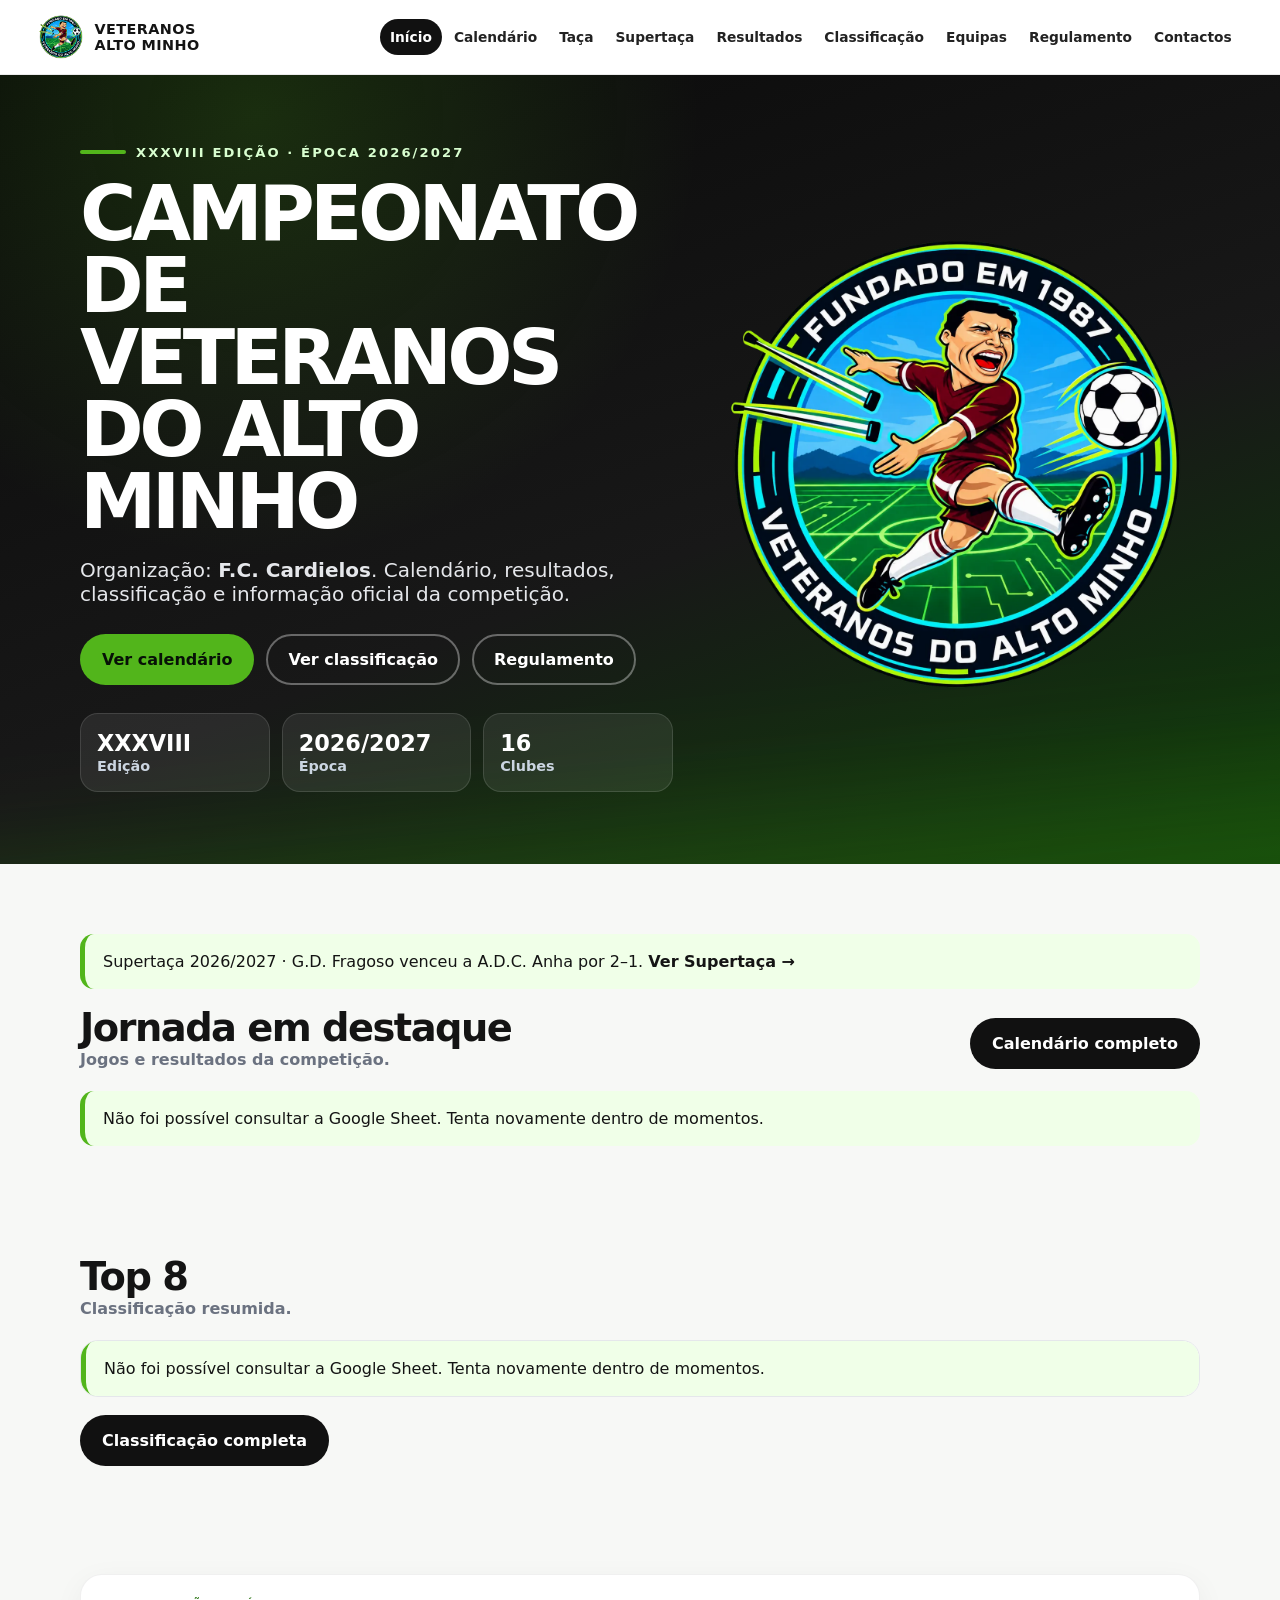
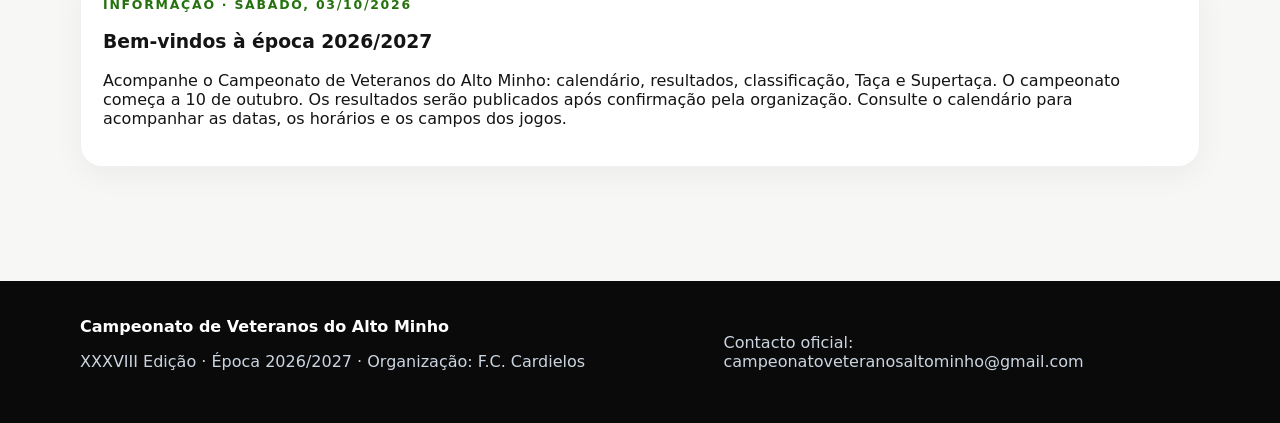
<file: index.html>
<!doctype html><html lang="pt"><head><meta charset="utf-8"><meta name="viewport" content="width=device-width, initial-scale=1"><title>Campeonato de Veteranos do Alto Minho</title><meta name="description" content="Site oficial do Campeonato de Veteranos do Alto Minho - XXXVIII Edição, Época 2026/2027.">
<link rel="canonical" href="https://veteranosaltominho.pt/">
<meta property="og:type" content="website">
<meta property="og:locale" content="pt_PT">
<meta property="og:site_name" content="Campeonato de Veteranos do Alto Minho">
<meta property="og:title" content="Campeonato de Veteranos do Alto Minho 2026/2027">
<meta property="og:description" content="Calendário, resultados, classificação e informação oficial do Campeonato de Veteranos do Alto Minho, organizado pelo F.C. Cardielos.">
<meta property="og:url" content="https://veteranosaltominho.pt/">
<meta property="og:image" content="https://veteranosaltominho.pt/assets/logo-veteranos-futurista-a.webp">
<meta name="twitter:card" content="summary">
<meta name="twitter:title" content="Campeonato de Veteranos do Alto Minho 2026/2027">
<meta name="twitter:description" content="Calendário, resultados, classificação e informação oficial da competição.">
<meta name="twitter:image" content="https://veteranosaltominho.pt/assets/logo-veteranos-futurista-a.webp"><link rel="stylesheet" href="css/style.css?v=club-links-20261025"></head><body>
<header class="site-header">
  <div class="container nav">
    <a class="brand" href="index.html"><span class="brand-mark"><img src="assets/logo-veteranos-futurista-a.webp" alt="Símbolo moderno do Campeonato de Veteranos do Alto Minho"></span><span>Veteranos Alto Minho</span></a>
    <button class="menu-toggle" type="button">Menu</button>
    <nav class="nav-links" aria-label="Navegação principal">
      <a href="index.html">Início</a>
      <a href="calendario.html">Calendário</a>
      <a href="taca.html">Taça</a>
      <a href="supertaca.html">Supertaça</a>
      <a href="resultados.html">Resultados</a>
      <a href="classificacao.html">Classificação</a>
      <a href="equipas.html">Equipas</a>
      <a href="https://drive.google.com/file/d/1g0T4pOqf1OW-V-WvV_u14Z8r9iGljokA/view?usp=sharing" target="_blank" rel="noopener noreferrer">Regulamento</a>
      <a href="contactos.html">Contactos</a>
    </nav>
  </div>
</header>
<main>
<section class="hero"><div class="container hero-inner"><div><span class="eyebrow">XXXVIII Edição · Época 2026/2027</span><h1>Campeonato de Veteranos do Alto Minho</h1><p>Organização: <strong><a class="club-link" href="equipa.html?equipa=F.C.%20Cardielos">F.C. Cardielos</a></strong>. Calendário, resultados, classificação e informação oficial da competição.</p><div class="hero-actions"><a class="btn btn-primary" href="calendario.html">Ver calendário</a><a class="btn btn-ghost" href="classificacao.html">Ver classificação</a><a class="btn btn-ghost" href="https://drive.google.com/file/d/1g0T4pOqf1OW-V-WvV_u14Z8r9iGljokA/view?usp=sharing" target="_blank" rel="noopener noreferrer">Regulamento</a></div><div class="stats-strip"><div class="stat"><strong>XXXVIII</strong><span>Edição</span></div><div class="stat"><strong>2026/2027</strong><span>Época</span></div><div class="stat"><strong>16</strong><span>Clubes</span></div></div></div><div class="hero-logo"><img src="assets/logo-veteranos-futurista-a.webp" alt="Logótipo Campeonato de Veteranos do Alto Minho"></div></div></section>
<section class="section"><div class="container"><p class="notice">Supertaça 2026/2027 · <a class="club-link" href="equipa.html?equipa=G.D.%20Fragoso">G.D. Fragoso</a> venceu a <a class="club-link" href="equipa.html?equipa=A.D.C.%20Anha">A.D.C. Anha</a> por 2–1. <a href="supertaca.html"><strong>Ver Supertaça →</strong></a></p><div class="section-title"><div><h2 id="jornada-destaque-titulo">Jornada em destaque</h2><p id="jornada-destaque-descricao">Jogos e resultados da competição.</p></div><a class="btn btn-dark" href="calendario.html">Calendário completo</a></div><div class="jornadas-list" id="proxima-jornada"></div><div class="jornadas-mobile" id="proxima-jornada-mobile"></div></div></section>
<section class="section"><div class="container"><div class="section-title"><div><h2>Top 8</h2><p>Classificação resumida.</p></div></div><div class="table-wrap" id="classificacao-top"></div><div style="margin-top:18px"><a class="btn btn-dark" href="classificacao.html">Classificação completa</a></div></div></section>
<section class="section"><div class="container" id="ultimo-comunicado"></div></section>
</main>
<footer class="footer">
  <div class="container footer-grid">
    <div>
      <strong>Campeonato de Veteranos do Alto Minho</strong>
      <p>XXXVIII Edição · Época 2026/2027 · Organização: <a class="club-link" href="equipa.html?equipa=F.C.%20Cardielos">F.C. Cardielos</a></p>
    </div>
    <div>
      <p>Contacto oficial: <a href="mailto:campeonatoveteranosaltominho@gmail.com">campeonatoveteranosaltominho@gmail.com</a></p>
    </div>
  </div>
</footer>
<script src="js/campeonato-sheet.js?v=horarios-20261012"></script><script src="js/app.js?v=jornada-segunda-20261123"></script><script>siteInit.initHome();</script></body></html>
</file>
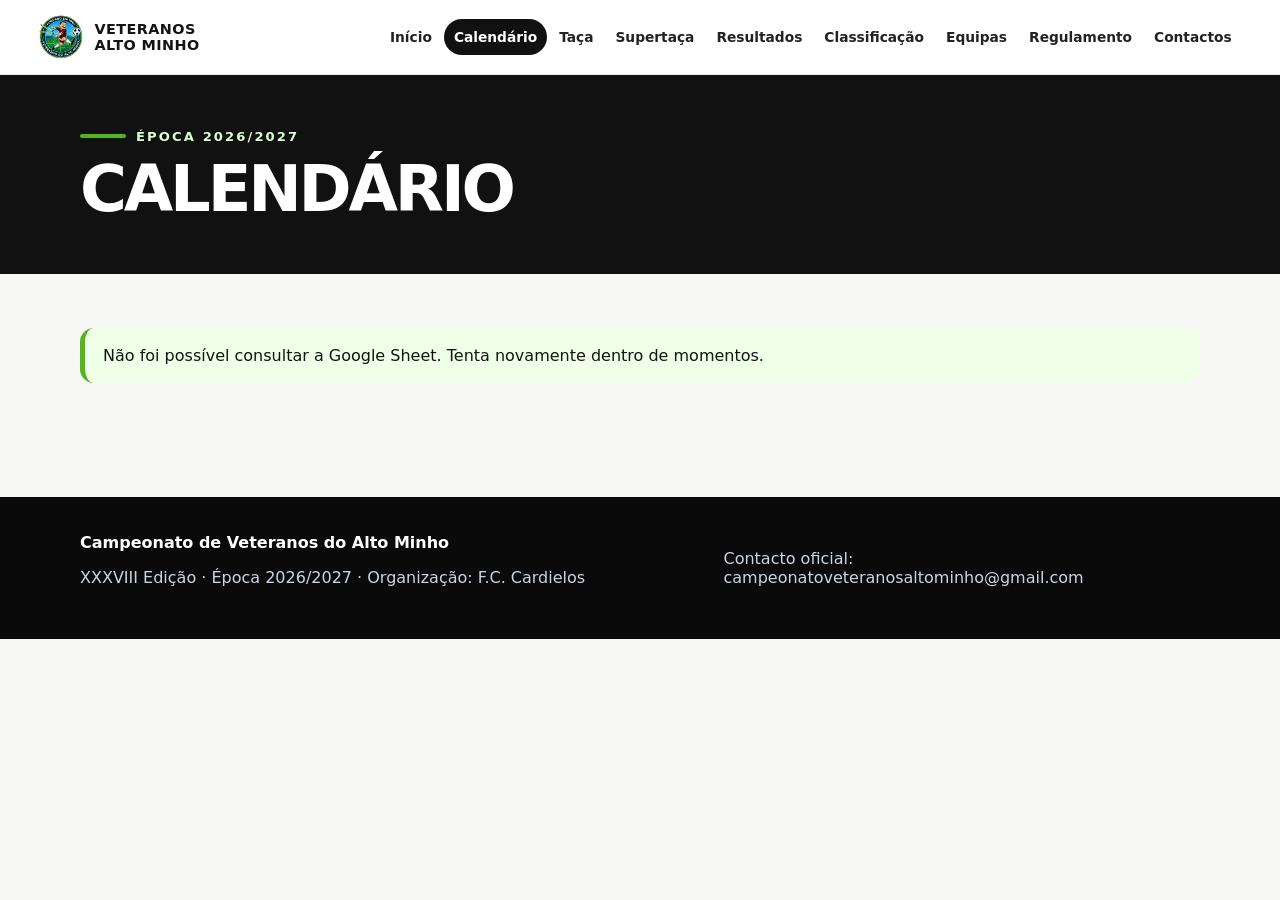
<file: calendario.html>
<!doctype html><html lang="pt"><head><meta charset="utf-8"><meta name="viewport" content="width=device-width, initial-scale=1"><title>Calendário | Veteranos Alto Minho</title><link rel="stylesheet" href="css/style.css?v=club-links-20261025"></head><body><header class="site-header">
  <div class="container nav">
    <a class="brand" href="index.html"><span class="brand-mark"><img src="assets/logo-veteranos-futurista-a.webp" alt="Símbolo moderno do Campeonato de Veteranos do Alto Minho"></span><span>Veteranos Alto Minho</span></a>
    <button class="menu-toggle" type="button">Menu</button>
    <nav class="nav-links" aria-label="Navegação principal">
      <a href="index.html">Início</a>
      <a href="calendario.html">Calendário</a>
      <a href="taca.html">Taça</a>
      <a href="supertaca.html">Supertaça</a>
      <a href="resultados.html">Resultados</a>
      <a href="classificacao.html">Classificação</a>
      <a href="equipas.html">Equipas</a>
      <a href="https://drive.google.com/file/d/1g0T4pOqf1OW-V-WvV_u14Z8r9iGljokA/view?usp=sharing" target="_blank" rel="noopener noreferrer">Regulamento</a>
      <a href="contactos.html">Contactos</a>
    </nav>
  </div>
</header><main><section class="page-hero"><div class="container"><span class="eyebrow">Época 2026/2027</span><h1>Calendário</h1></div></section><section class="section"><div class="container"><div class="jornadas-list" id="calendario-list"></div><div class="jornadas-mobile" id="calendario-mobile"></div></div></section></main><footer class="footer">
  <div class="container footer-grid">
    <div>
      <strong>Campeonato de Veteranos do Alto Minho</strong>
      <p>XXXVIII Edição · Época 2026/2027 · Organização: <a class="club-link" href="equipa.html?equipa=F.C.%20Cardielos">F.C. Cardielos</a></p>
    </div>
    <div>
      <p>Contacto oficial: <a href="mailto:campeonatoveteranosaltominho@gmail.com">campeonatoveteranosaltominho@gmail.com</a></p>
    </div>
  </div>
</footer><script src="js/campeonato-sheet.js?v=horarios-20261012"></script><script src="js/app.js?v=club-links-20261025"></script><script>siteInit.initCalendario();</script></body></html>
</file>
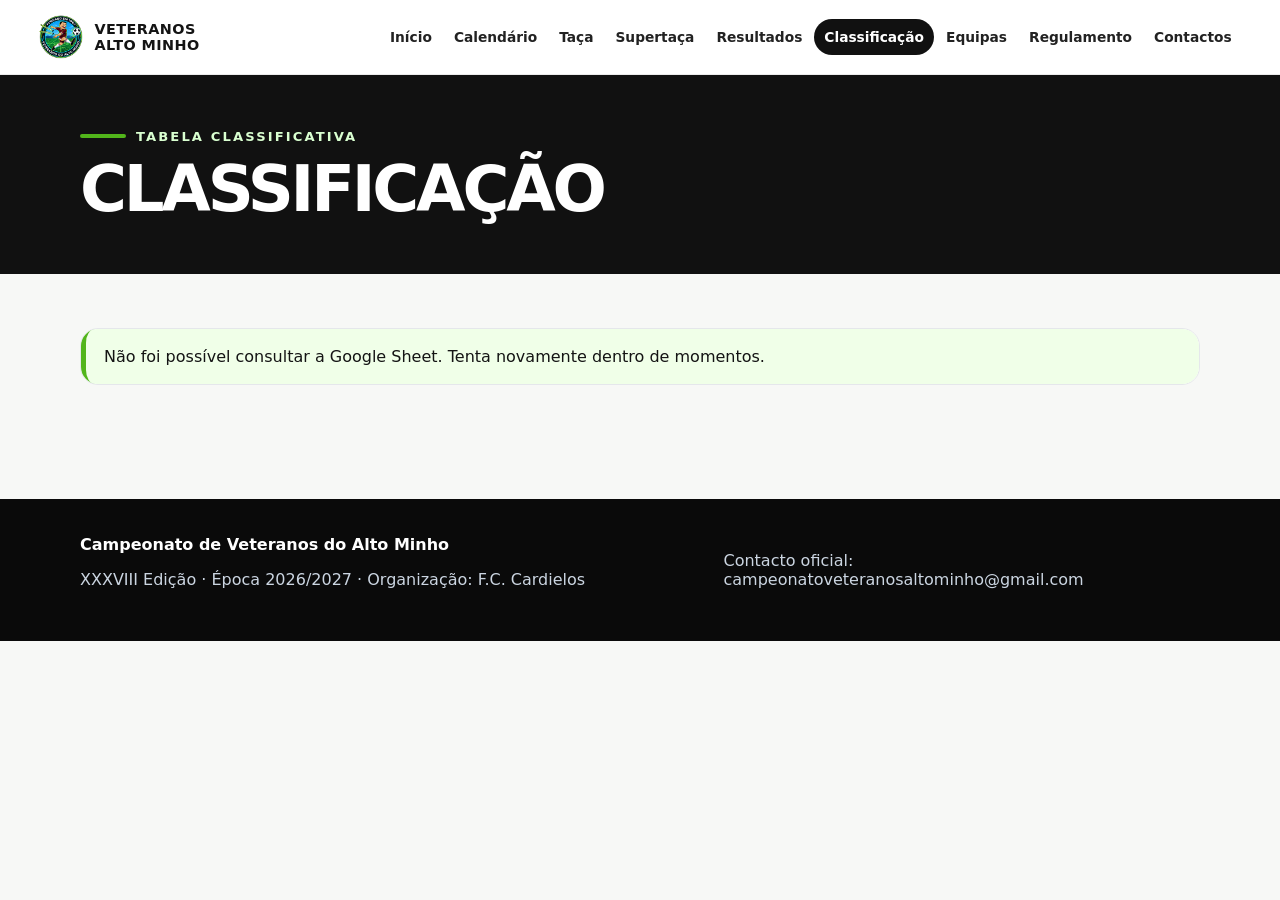
<file: classificacao.html>
<!doctype html><html lang="pt"><head><meta charset="utf-8"><meta name="viewport" content="width=device-width, initial-scale=1"><title>Classificação | Veteranos Alto Minho</title><link rel="stylesheet" href="css/style.css?v=club-links-20261025"></head><body><header class="site-header">
  <div class="container nav">
    <a class="brand" href="index.html"><span class="brand-mark"><img src="assets/logo-veteranos-futurista-a.webp" alt="Símbolo moderno do Campeonato de Veteranos do Alto Minho"></span><span>Veteranos Alto Minho</span></a>
    <button class="menu-toggle" type="button">Menu</button>
    <nav class="nav-links" aria-label="Navegação principal">
      <a href="index.html">Início</a>
      <a href="calendario.html">Calendário</a>
      <a href="taca.html">Taça</a>
      <a href="supertaca.html">Supertaça</a>
      <a href="resultados.html">Resultados</a>
      <a href="classificacao.html">Classificação</a>
      <a href="equipas.html">Equipas</a>
      <a href="https://drive.google.com/file/d/1g0T4pOqf1OW-V-WvV_u14Z8r9iGljokA/view?usp=sharing" target="_blank" rel="noopener noreferrer">Regulamento</a>
      <a href="contactos.html">Contactos</a>
    </nav>
  </div>
</header><main><section class="page-hero"><div class="container"><span class="eyebrow">Tabela classificativa</span><h1>Classificação</h1></div></section><section class="section"><div class="container"><div class="table-wrap" id="classificacao-table"></div></div></section></main><footer class="footer">
  <div class="container footer-grid">
    <div>
      <strong>Campeonato de Veteranos do Alto Minho</strong>
      <p>XXXVIII Edição · Época 2026/2027 · Organização: <a class="club-link" href="equipa.html?equipa=F.C.%20Cardielos">F.C. Cardielos</a></p>
    </div>
    <div>
      <p>Contacto oficial: <a href="mailto:campeonatoveteranosaltominho@gmail.com">campeonatoveteranosaltominho@gmail.com</a></p>
    </div>
  </div>
</footer><script src="js/campeonato-sheet.js?v=desempate-20261010"></script><script src="js/app.js?v=club-links-20261025"></script><script>siteInit.initClassificacao();</script></body></html>
</file>
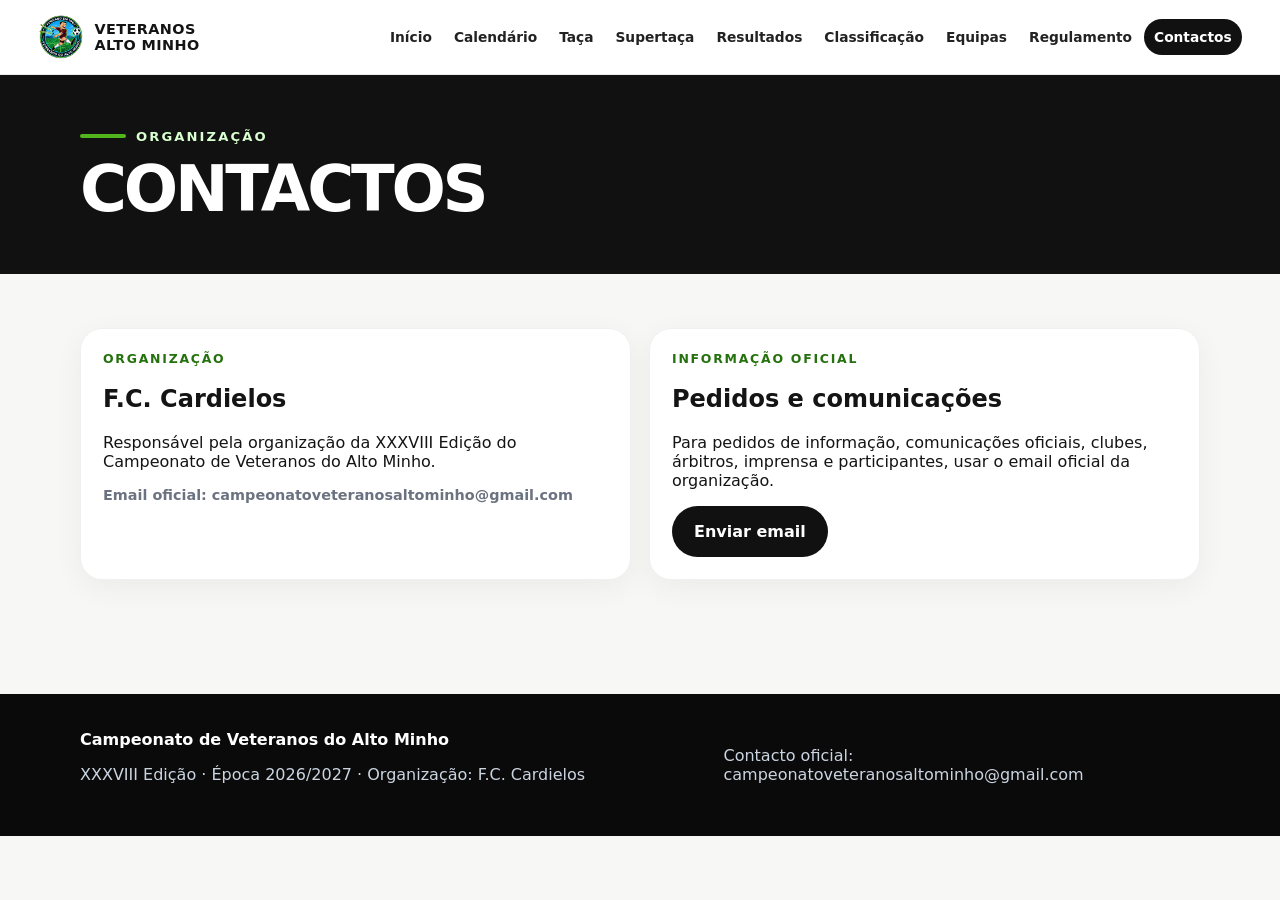
<file: contactos.html>
<!doctype html><html lang="pt"><head><meta charset="utf-8"><meta name="viewport" content="width=device-width, initial-scale=1"><title>Contactos | Veteranos Alto Minho</title><link rel="stylesheet" href="css/style.css?v=club-links-20261025"></head><body><header class="site-header">
  <div class="container nav">
    <a class="brand" href="index.html"><span class="brand-mark"><img src="assets/logo-veteranos-futurista-a.webp" alt="Símbolo moderno do Campeonato de Veteranos do Alto Minho"></span><span>Veteranos Alto Minho</span></a>
    <button class="menu-toggle" type="button">Menu</button>
    <nav class="nav-links" aria-label="Navegação principal">
      <a href="index.html">Início</a>
      <a href="calendario.html">Calendário</a>
      <a href="taca.html">Taça</a>
      <a href="supertaca.html">Supertaça</a>
      <a href="resultados.html">Resultados</a>
      <a href="classificacao.html">Classificação</a>
      <a href="equipas.html">Equipas</a>
      <a href="https://drive.google.com/file/d/1g0T4pOqf1OW-V-WvV_u14Z8r9iGljokA/view?usp=sharing" target="_blank" rel="noopener noreferrer">Regulamento</a>
      <a href="contactos.html">Contactos</a>
    </nav>
  </div>
</header><main><section class="page-hero"><div class="container"><span class="eyebrow">Organização</span><h1>Contactos</h1></div></section><section class="section"><div class="container grid grid-2"><div class="card"><div class="card-kicker">Organização</div><h2><a class="club-link" href="equipa.html?equipa=F.C.%20Cardielos">F.C. Cardielos</a></h2><p>Responsável pela organização da XXXVIII Edição do Campeonato de Veteranos do Alto Minho.</p><p class="meta">Email oficial: <a href="mailto:campeonatoveteranosaltominho@gmail.com">campeonatoveteranosaltominho@gmail.com</a></p></div><div class="card"><div class="card-kicker">Informação oficial</div><h2>Pedidos e comunicações</h2><p>Para pedidos de informação, comunicações oficiais, clubes, árbitros, imprensa e participantes, usar o email oficial da organização.</p><a class="btn btn-dark" href="mailto:campeonatoveteranosaltominho@gmail.com">Enviar email</a></div></div></section></main><footer class="footer">
  <div class="container footer-grid">
    <div>
      <strong>Campeonato de Veteranos do Alto Minho</strong>
      <p>XXXVIII Edição · Época 2026/2027 · Organização: <a class="club-link" href="equipa.html?equipa=F.C.%20Cardielos">F.C. Cardielos</a></p>
    </div>
    <div>
      <p>Contacto oficial: <a href="mailto:campeonatoveteranosaltominho@gmail.com">campeonatoveteranosaltominho@gmail.com</a></p>
    </div>
  </div>
</footer><script src="js/app.js?v=club-links-20261025"></script></body></html>
</file>
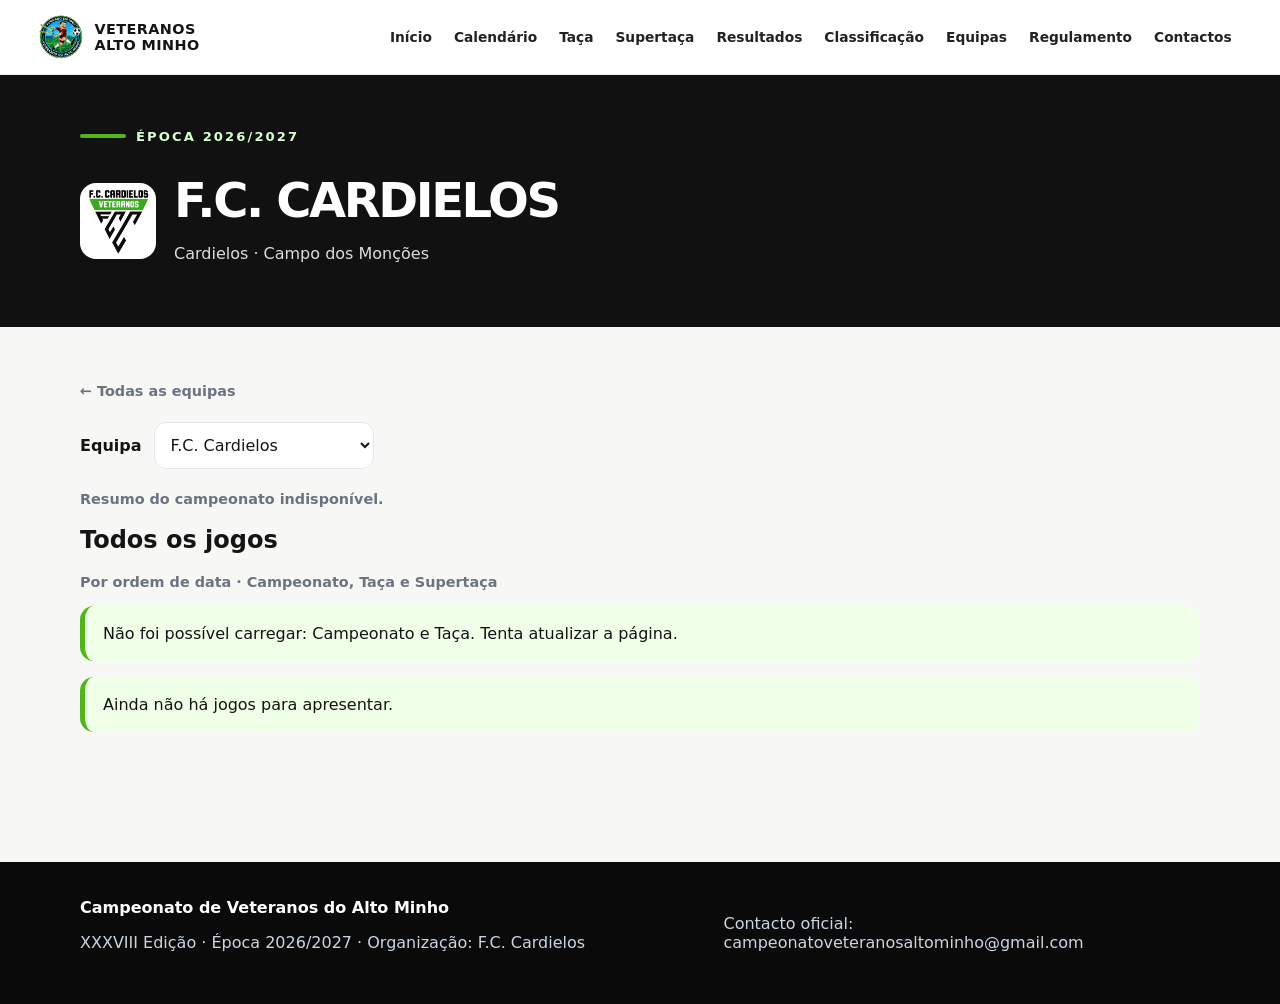
<file: equipa.html>
<!doctype html><html lang="pt"><head><meta charset="utf-8"><meta name="viewport" content="width=device-width, initial-scale=1"><title>Equipa | Veteranos Alto Minho</title><link rel="stylesheet" href="css/style.css?v=club-links-20261025"><link rel="stylesheet" href="css/equipa.css?v=20261021"></head><body><header class="site-header">
  <div class="container nav">
    <a class="brand" href="index.html"><span class="brand-mark"><img src="assets/logo-veteranos-futurista-a.webp" alt="Símbolo moderno do Campeonato de Veteranos do Alto Minho"></span><span>Veteranos Alto Minho</span></a>
    <button class="menu-toggle" type="button">Menu</button>
    <nav class="nav-links" aria-label="Navegação principal">
      <a href="index.html">Início</a>
      <a href="calendario.html">Calendário</a>
      <a href="taca.html">Taça</a>
      <a href="supertaca.html">Supertaça</a>
      <a href="resultados.html">Resultados</a>
      <a href="classificacao.html">Classificação</a>
      <a href="equipas.html">Equipas</a>
      <a href="https://drive.google.com/file/d/1g0T4pOqf1OW-V-WvV_u14Z8r9iGljokA/view?usp=sharing" target="_blank" rel="noopener noreferrer">Regulamento</a>
      <a href="contactos.html">Contactos</a>
    </nav>
  </div>
</header><main><section class="page-hero"><div class="container"><span class="eyebrow">Época 2026/2027</span><div id="equipa-heading"><h1>Resumo da equipa</h1></div></div></section><section class="section"><div class="container"><a href="equipas.html" class="meta">← Todas as equipas</a><div class="team-selector"><label for="equipa-select">Equipa</label><select id="equipa-select"><option>A carregar…</option></select></div><div id="equipa-summary" aria-live="polite"></div><h2>Todos os jogos</h2><p class="meta">Por ordem de data · Campeonato, Taça e Supertaça</p><div id="equipa-games" aria-live="polite"><p>A carregar jogos…</p></div></div></section></main><footer class="footer">
  <div class="container footer-grid">
    <div>
      <strong>Campeonato de Veteranos do Alto Minho</strong>
      <p>XXXVIII Edição · Época 2026/2027 · Organização: <a class="club-link" href="equipa.html?equipa=F.C.%20Cardielos">F.C. Cardielos</a></p>
    </div>
    <div>
      <p>Contacto oficial: <a href="mailto:campeonatoveteranosaltominho@gmail.com">campeonatoveteranosaltominho@gmail.com</a></p>
    </div>
  </div>
</footer><script src="js/campeonato-sheet.js?v=horarios-20261012"></script><script src="js/app.js?v=club-links-20261025"></script><script src="js/equipa.js?v=20261021"></script></body></html>
</file>
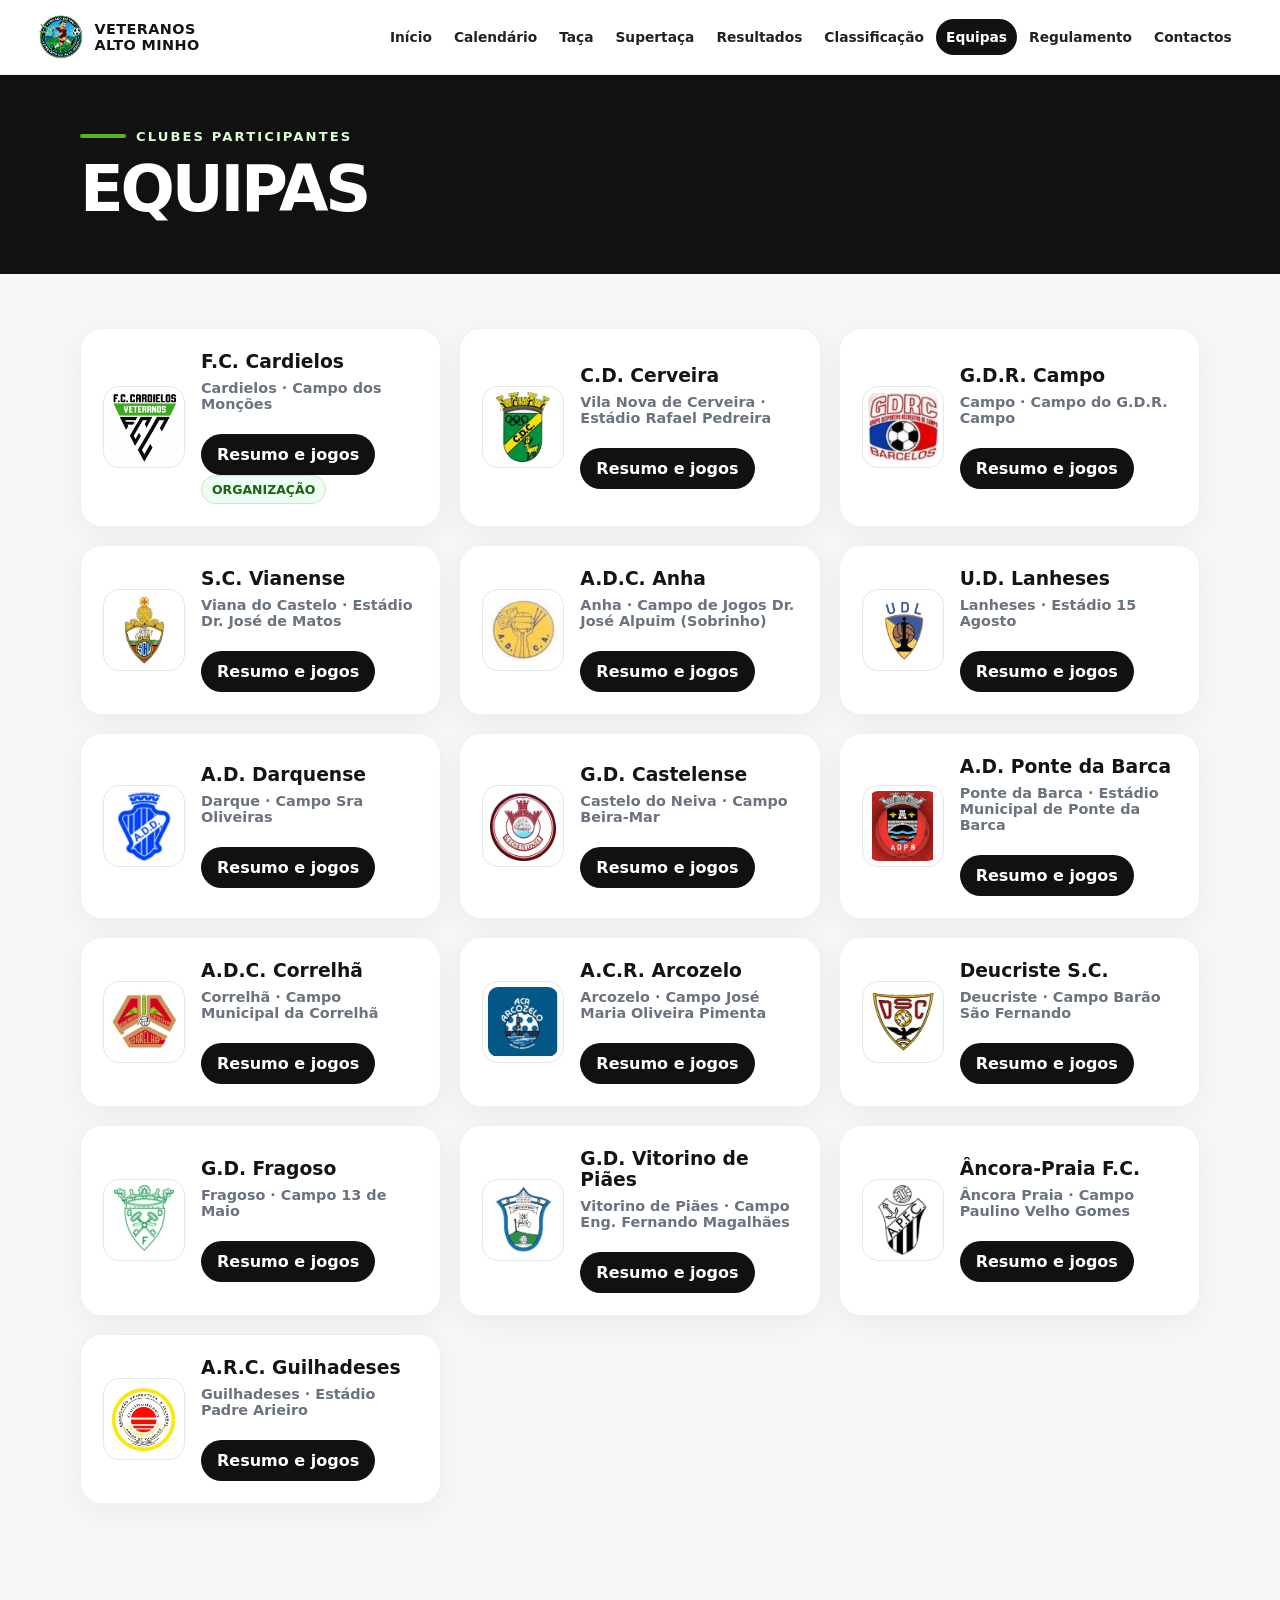
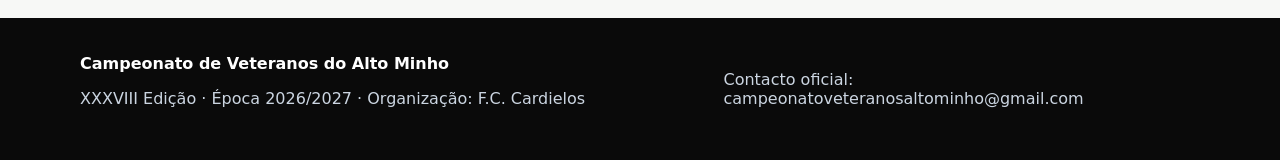
<file: equipas.html>
<!doctype html><html lang="pt"><head><meta charset="utf-8"><meta name="viewport" content="width=device-width, initial-scale=1"><title>Equipas | Veteranos Alto Minho</title><link rel="stylesheet" href="css/style.css?v=club-links-20261025"></head><body><header class="site-header">
  <div class="container nav">
    <a class="brand" href="index.html"><span class="brand-mark"><img src="assets/logo-veteranos-futurista-a.webp" alt="Símbolo moderno do Campeonato de Veteranos do Alto Minho"></span><span>Veteranos Alto Minho</span></a>
    <button class="menu-toggle" type="button">Menu</button>
    <nav class="nav-links" aria-label="Navegação principal">
      <a href="index.html">Início</a>
      <a href="calendario.html">Calendário</a>
      <a href="taca.html">Taça</a>
      <a href="supertaca.html">Supertaça</a>
      <a href="resultados.html">Resultados</a>
      <a href="classificacao.html">Classificação</a>
      <a href="equipas.html">Equipas</a>
      <a href="https://drive.google.com/file/d/1g0T4pOqf1OW-V-WvV_u14Z8r9iGljokA/view?usp=sharing" target="_blank" rel="noopener noreferrer">Regulamento</a>
      <a href="contactos.html">Contactos</a>
    </nav>
  </div>
</header><main><section class="page-hero"><div class="container"><span class="eyebrow">Clubes participantes</span><h1>Equipas</h1></div></section><section class="section"><div class="container grid grid-3" id="equipas-grid"></div></section></main><footer class="footer">
  <div class="container footer-grid">
    <div>
      <strong>Campeonato de Veteranos do Alto Minho</strong>
      <p>XXXVIII Edição · Época 2026/2027 · Organização: <a class="club-link" href="equipa.html?equipa=F.C.%20Cardielos">F.C. Cardielos</a></p>
    </div>
    <div>
      <p>Contacto oficial: <a href="mailto:campeonatoveteranosaltominho@gmail.com">campeonatoveteranosaltominho@gmail.com</a></p>
    </div>
  </div>
</footer><script src="js/app.js?v=club-links-20261025"></script><script>siteInit.initEquipas();</script></body></html>
</file>
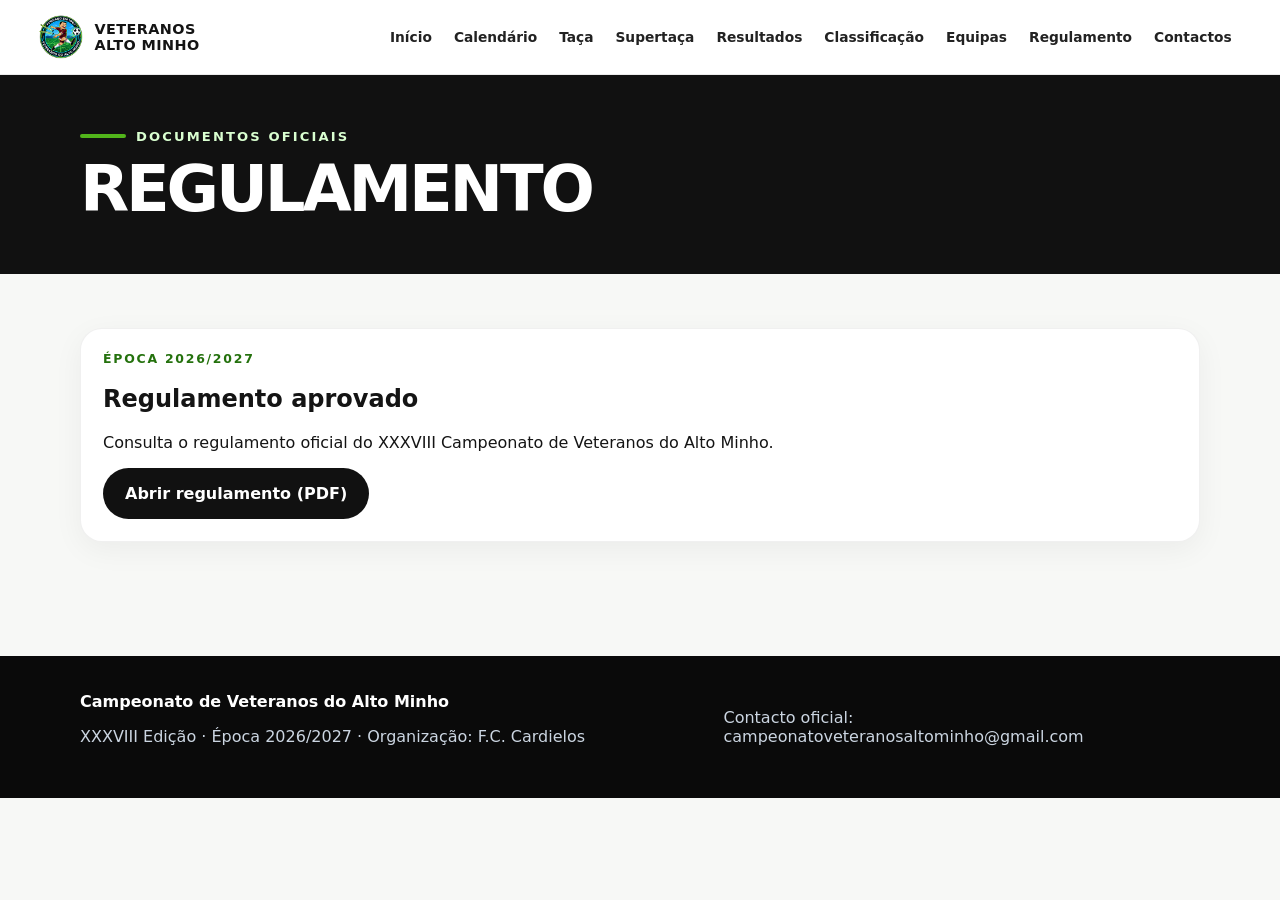
<file: regulamento.html>
<!doctype html><html lang="pt"><head><meta charset="utf-8"><meta name="viewport" content="width=device-width, initial-scale=1"><title>Regulamento | Veteranos Alto Minho</title><link rel="stylesheet" href="css/style.css?v=club-links-20261025"></head><body><header class="site-header">
  <div class="container nav">
    <a class="brand" href="index.html"><span class="brand-mark"><img src="assets/logo-veteranos-futurista-a.webp" alt="Símbolo moderno do Campeonato de Veteranos do Alto Minho"></span><span>Veteranos Alto Minho</span></a>
    <button class="menu-toggle" type="button">Menu</button>
    <nav class="nav-links" aria-label="Navegação principal">
      <a href="index.html">Início</a>
      <a href="calendario.html">Calendário</a>
      <a href="taca.html">Taça</a>
      <a href="supertaca.html">Supertaça</a>
      <a href="resultados.html">Resultados</a>
      <a href="classificacao.html">Classificação</a>
      <a href="equipas.html">Equipas</a>
      <a href="https://drive.google.com/file/d/1g0T4pOqf1OW-V-WvV_u14Z8r9iGljokA/view?usp=sharing" target="_blank" rel="noopener noreferrer">Regulamento</a>
      <a href="contactos.html">Contactos</a>
    </nav>
  </div>
</header><main><section class="page-hero"><div class="container"><span class="eyebrow">Documentos oficiais</span><h1>Regulamento</h1></div></section><section class="section"><div class="container"><div class="card"><div class="card-kicker">Época 2026/2027</div><h2>Regulamento aprovado</h2><p>Consulta o regulamento oficial do XXXVIII Campeonato de Veteranos do Alto Minho.</p><a class="btn btn-dark" href="https://drive.google.com/file/d/1g0T4pOqf1OW-V-WvV_u14Z8r9iGljokA/view?usp=sharing" target="_blank" rel="noopener noreferrer">Abrir regulamento (PDF)</a></div></div></section></main><footer class="footer">
  <div class="container footer-grid">
    <div>
      <strong>Campeonato de Veteranos do Alto Minho</strong>
      <p>XXXVIII Edição · Época 2026/2027 · Organização: <a class="club-link" href="equipa.html?equipa=F.C.%20Cardielos">F.C. Cardielos</a></p>
    </div>
    <div>
      <p>Contacto oficial: <a href="mailto:campeonatoveteranosaltominho@gmail.com">campeonatoveteranosaltominho@gmail.com</a></p>
    </div>
  </div>
</footer><script src="js/app.js?v=club-links-20261025"></script></body></html>
</file>
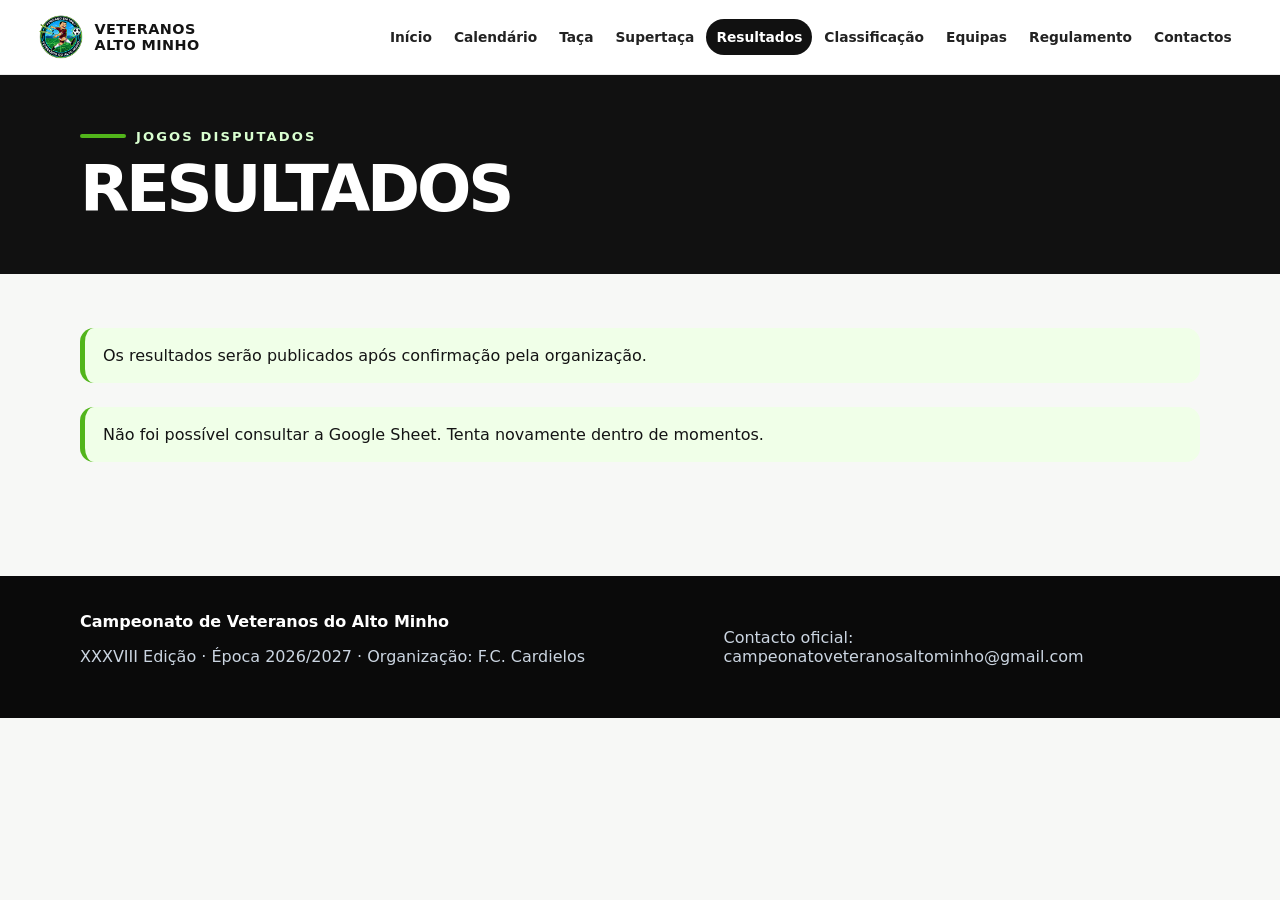
<file: resultados.html>
<!doctype html><html lang="pt"><head><meta charset="utf-8"><meta name="viewport" content="width=device-width, initial-scale=1"><title>Resultados | Veteranos Alto Minho</title><link rel="stylesheet" href="css/style.css?v=club-links-20261025"></head><body><header class="site-header">
  <div class="container nav">
    <a class="brand" href="index.html"><span class="brand-mark"><img src="assets/logo-veteranos-futurista-a.webp" alt="Símbolo moderno do Campeonato de Veteranos do Alto Minho"></span><span>Veteranos Alto Minho</span></a>
    <button class="menu-toggle" type="button">Menu</button>
    <nav class="nav-links" aria-label="Navegação principal">
      <a href="index.html">Início</a>
      <a href="calendario.html">Calendário</a>
      <a href="taca.html">Taça</a>
      <a href="supertaca.html">Supertaça</a>
      <a href="resultados.html">Resultados</a>
      <a href="classificacao.html">Classificação</a>
      <a href="equipas.html">Equipas</a>
      <a href="https://drive.google.com/file/d/1g0T4pOqf1OW-V-WvV_u14Z8r9iGljokA/view?usp=sharing" target="_blank" rel="noopener noreferrer">Regulamento</a>
      <a href="contactos.html">Contactos</a>
    </nav>
  </div>
</header><main><section class="page-hero"><div class="container"><span class="eyebrow">Jogos disputados</span><h1>Resultados</h1></div></section><section class="section"><div class="container"><p class="notice taca-note">Os resultados serão publicados após confirmação pela organização.</p><div class="jornadas-list" id="resultados-list"></div><div class="jornadas-mobile" id="resultados-mobile"></div></div></section></main><footer class="footer">
  <div class="container footer-grid">
    <div>
      <strong>Campeonato de Veteranos do Alto Minho</strong>
      <p>XXXVIII Edição · Época 2026/2027 · Organização: <a class="club-link" href="equipa.html?equipa=F.C.%20Cardielos">F.C. Cardielos</a></p>
    </div>
    <div>
      <p>Contacto oficial: <a href="mailto:campeonatoveteranosaltominho@gmail.com">campeonatoveteranosaltominho@gmail.com</a></p>
    </div>
  </div>
</footer><script src="js/campeonato-sheet.js?v=horarios-20261012"></script><script src="js/app.js?v=club-links-20261025"></script><script>siteInit.initResultados();</script></body></html>
</file>
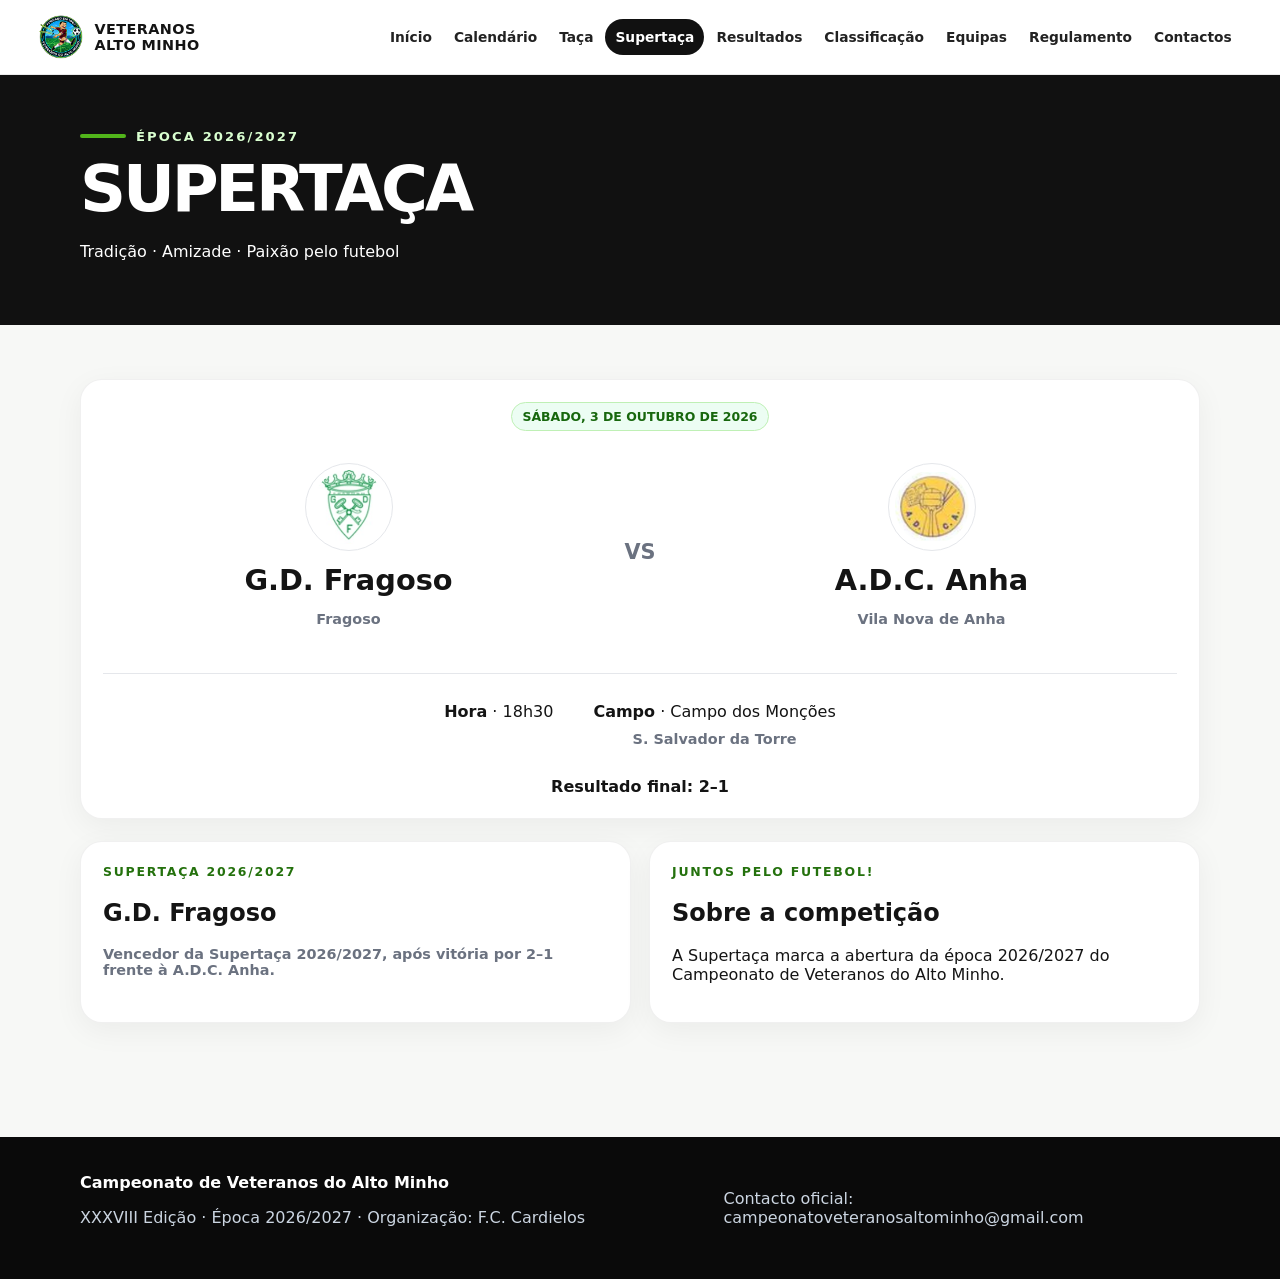
<file: supertaca.html>
<!doctype html>
<html lang="pt"><head><meta charset="utf-8"><meta name="viewport" content="width=device-width, initial-scale=1"><title>Supertaça | Veteranos Alto Minho</title><meta name="description" content="Supertaça 2026/2027: o G.D. Fragoso venceu a A.D.C. Anha por 2–1 no Campo dos Monções."><link rel="stylesheet" href="css/style.css?v=club-links-20261025"></head><body>
<header class="site-header"><div class="container nav">
<a class="brand" href="index.html"><span class="brand-mark"><img src="assets/logo-veteranos-futurista-a.webp" alt="Símbolo moderno do Campeonato de Veteranos do Alto Minho"></span><span>Veteranos Alto Minho</span></a>
<button class="menu-toggle" type="button">Menu</button>
<nav class="nav-links" aria-label="Navegação principal">
<a href="index.html">Início</a><a href="calendario.html">Calendário</a><a href="taca.html">Taça</a><a href="supertaca.html">Supertaça</a><a href="resultados.html">Resultados</a><a href="classificacao.html">Classificação</a><a href="equipas.html">Equipas</a><a href="https://drive.google.com/file/d/1g0T4pOqf1OW-V-WvV_u14Z8r9iGljokA/view?usp=sharing" target="_blank" rel="noopener noreferrer">Regulamento</a><a href="contactos.html">Contactos</a>
</nav></div></header>
<main>
<section class="page-hero"><div class="container"><span class="eyebrow">Época 2026/2027</span><h1>Supertaça</h1><p>Tradição · Amizade · Paixão pelo futebol</p></div></section>
<section class="section"><div class="container">
<article class="card supertaca-match" aria-label="Resultado da Supertaça: G.D. Fragoso 2–1 A.D.C. Anha">
<span class="pill"><time datetime="2026-10-03">Sábado, 3 de outubro de 2026</time></span>
<div class="supertaca-teams"><div><img class="supertaca-logo" src="assets/equipas/gd-fragoso.webp?v=20261006b" alt="Emblema do G.D. Fragoso"><h2><a class="club-link" href="equipa.html?equipa=G.D.%20Fragoso">G.D. Fragoso</a></h2><p class="meta">Fragoso</p></div><div class="supertaca-vs">VS</div><div><img class="supertaca-logo" src="assets/equipas/adc-anha.webp?v=20261006b" alt="Emblema da A.D.C. Anha"><h2><a class="club-link" href="equipa.html?equipa=A.D.C.%20Anha">A.D.C. Anha</a></h2><p class="meta">Vila Nova de Anha</p></div></div>
<div class="supertaca-details"><span><strong>Hora</strong> · <time datetime="2026-10-03T18:30:00+01:00">18h30</time></span><span><strong>Campo</strong> · Campo dos Monções<br><span class="meta">S. Salvador da Torre</span></span></div>
<p class="supertaca-result"><strong>Resultado final: 2–1</strong></p>
</article>
<div class="grid grid-2 supertaca-info"><section class="card"><div class="card-kicker">Supertaça 2026/2027</div><h2><a class="club-link" href="equipa.html?equipa=G.D.%20Fragoso">G.D. Fragoso</a></h2><p class="meta">Vencedor da Supertaça 2026/2027, após vitória por 2–1 frente à <a class="club-link" href="equipa.html?equipa=A.D.C.%20Anha">A.D.C. Anha</a>.</p></section><section class="card"><div class="card-kicker">Juntos pelo futebol!</div><h2>Sobre a competição</h2><p>A Supertaça marca a abertura da época 2026/2027 do Campeonato de Veteranos do Alto Minho.</p></section></div>
</div></section></main>
<footer class="footer"><div class="container footer-grid"><div><strong>Campeonato de Veteranos do Alto Minho</strong><p>XXXVIII Edição · Época 2026/2027 · Organização: <a class="club-link" href="equipa.html?equipa=F.C.%20Cardielos">F.C. Cardielos</a></p></div><div><p>Contacto oficial: <a href="mailto:campeonatoveteranosaltominho@gmail.com">campeonatoveteranosaltominho@gmail.com</a></p></div></div></footer>
<script src="js/app.js?v=club-links-20261025"></script>
</body></html>
</file>
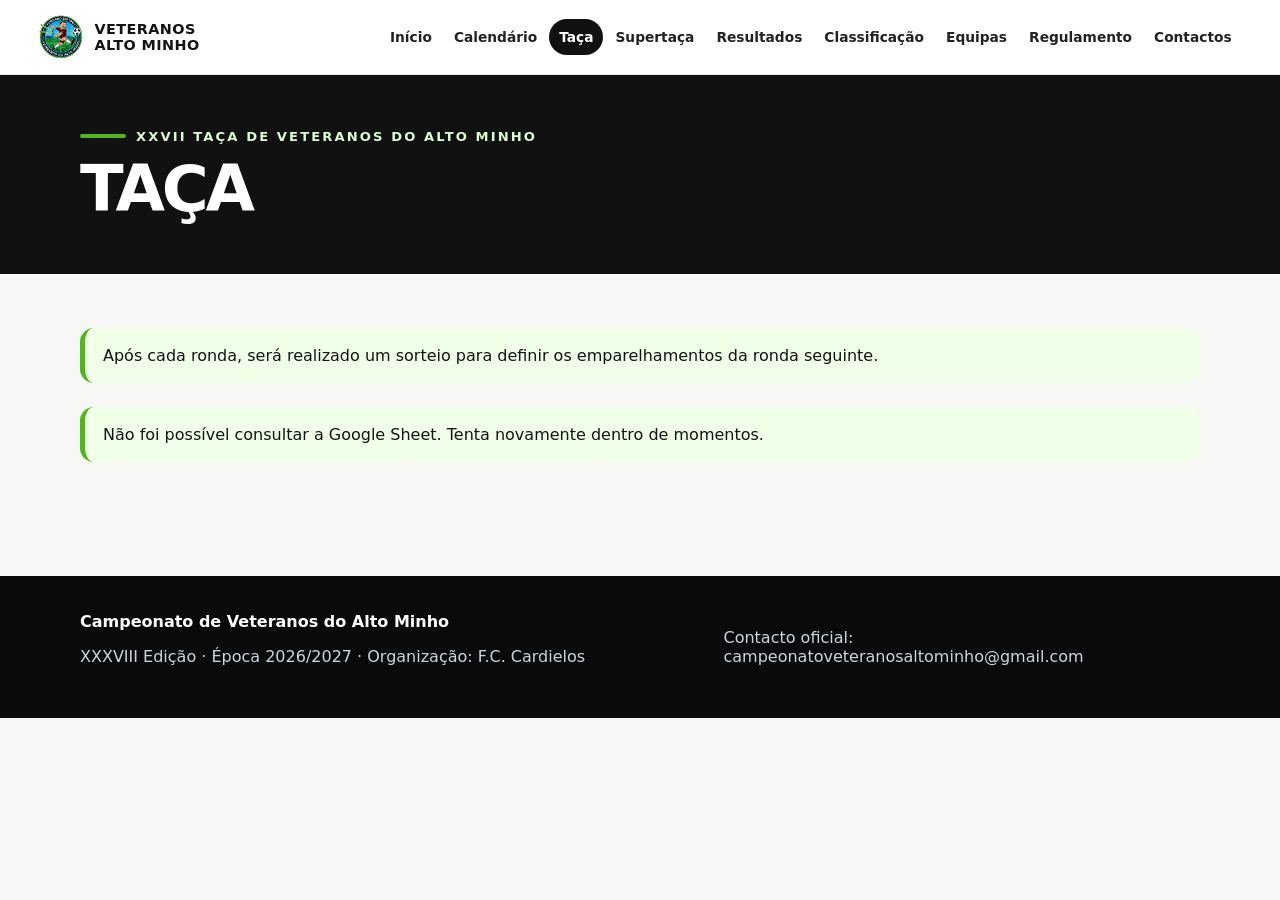
<file: taca.html>
<!doctype html><html lang="pt"><head><meta charset="utf-8"><meta name="viewport" content="width=device-width, initial-scale=1"><title>Taça | Veteranos Alto Minho</title><link rel="stylesheet" href="css/style.css?v=club-links-20261025"></head><body><header class="site-header">
  <div class="container nav">
    <a class="brand" href="index.html"><span class="brand-mark"><img src="assets/logo-veteranos-futurista-a.webp" alt="Símbolo moderno do Campeonato de Veteranos do Alto Minho"></span><span>Veteranos Alto Minho</span></a>
    <button class="menu-toggle" type="button">Menu</button>
    <nav class="nav-links" aria-label="Navegação principal">
      <a href="index.html">Início</a>
      <a href="calendario.html">Calendário</a>
      <a href="taca.html">Taça</a>
      <a href="supertaca.html">Supertaça</a>
      <a href="resultados.html">Resultados</a>
      <a href="classificacao.html">Classificação</a>
      <a href="equipas.html">Equipas</a>
      <a href="https://drive.google.com/file/d/1g0T4pOqf1OW-V-WvV_u14Z8r9iGljokA/view?usp=sharing" target="_blank" rel="noopener noreferrer">Regulamento</a>
      <a href="contactos.html">Contactos</a>
    </nav>
  </div>
</header><main><section class="page-hero"><div class="container"><span class="eyebrow">XXVII Taça de Veteranos do Alto Minho</span><h1>Taça</h1></div></section><section class="section"><div class="container"><p class="notice taca-note">Após cada ronda, será realizado um sorteio para definir os emparelhamentos da ronda seguinte.</p><div class="taca-rounds" id="taca-rounds"></div></div></section></main><footer class="footer">
  <div class="container footer-grid">
    <div><strong>Campeonato de Veteranos do Alto Minho</strong><p>XXXVIII Edição · Época 2026/2027 · Organização: <a class="club-link" href="equipa.html?equipa=F.C.%20Cardielos">F.C. Cardielos</a></p></div>
    <div><p>Contacto oficial: <a href="mailto:campeonatoveteranosaltominho@gmail.com">campeonatoveteranosaltominho@gmail.com</a></p></div>
  </div>
</footer><script src="js/campeonato-sheet.js?v=taca-resultados-20260923"></script><script src="js/app.js?v=club-links-20261025"></script><script>siteInit.initTaca();</script></body></html>
</file>
<file: css/style.css>
:root{
  --green:#52b51b;
  --green-dark:#24710d;
  --black:#070707;
  --ink:#141414;
  --muted:#6b7280;
  --line:#e5e7eb;
  --bg:#f7f8f6;
  --card:#ffffff;
  --shadow:0 18px 50px rgba(0,0,0,.12);
  --radius:22px;
}
.supertaca-match{text-align:center;padding:32px 24px}
.supertaca-teams{display:grid;grid-template-columns:minmax(0,1fr) 60px minmax(0,1fr);align-items:center;gap:16px;margin:32px 0}
.supertaca-teams h2{margin:12px 0 8px;font-size:clamp(1.1rem,3vw,1.8rem);overflow-wrap:anywhere}
.supertaca-initials{display:grid;place-items:center;margin:auto;width:78px;height:78px;border-radius:18px;background:#f0ffe8;color:var(--green-dark);font-weight:900;font-size:1.4rem}
.supertaca-vs{font-size:1.3rem;font-weight:900;color:var(--muted)}
.supertaca-details{display:flex;justify-content:center;gap:20px 40px;flex-wrap:wrap;border-top:1px solid var(--line);padding-top:24px;line-height:1.7}
.supertaca-result{margin:24px 0 0}
.supertaca-info{margin-top:22px}
@media(max-width:480px){.supertaca-match{padding:24px 12px}.supertaca-teams{grid-template-columns:minmax(0,1fr) 32px minmax(0,1fr);gap:6px}.supertaca-initials{width:62px;height:62px}.supertaca-details{flex-direction:column;gap:12px}}
*{box-sizing:border-box}
html{scroll-behavior:smooth}
body{margin:0;font-family:Inter,system-ui,-apple-system,BlinkMacSystemFont,"Segoe UI",sans-serif;background:var(--bg);color:var(--ink)}
a{color:inherit;text-decoration:none}
img{max-width:100%;display:block}.container{width:min(1120px,92vw);margin:0 auto}
.site-header{position:sticky;top:0;z-index:50;background:rgba(255,255,255,.92);backdrop-filter:blur(14px);border-bottom:1px solid rgba(0,0,0,.08)}
.nav{display:flex;align-items:center;justify-content:space-between;padding:14px 0;gap:20px}.brand{display:flex;align-items:center;gap:10px;font-weight:900;letter-spacing:.03em;text-transform:uppercase}.brand-mark{width:38px;height:38px;border-radius:12px;background:linear-gradient(135deg,var(--green),var(--green-dark));display:grid;place-items:center;color:#fff;font-weight:900}.nav-links{display:flex;align-items:center;gap:6px;flex-wrap:wrap}.nav-links a{font-weight:800;font-size:.86rem;padding:10px 12px;border-radius:999px;color:#222}.nav-links a:hover,.nav-links a.active{background:#111;color:#fff}.menu-toggle{display:none;border:0;background:#111;color:#fff;border-radius:12px;padding:10px 12px;font-weight:900}
.hero{position:relative;overflow:hidden;background:radial-gradient(circle at 20% 5%,rgba(82,181,27,.2),transparent 35%),linear-gradient(160deg,#090909 0%,#181818 58%,#0d3d08 100%);color:#fff}.hero::after{content:"";position:absolute;inset:auto -12% -35% -12%;height:320px;background:rgba(82,181,27,.17);filter:blur(60px);transform:rotate(-5deg)}.hero-inner{position:relative;z-index:1;display:grid;grid-template-columns:1.1fr .9fr;gap:42px;align-items:center;padding:64px 0 72px}.eyebrow{display:inline-flex;align-items:center;gap:10px;font-size:.82rem;font-weight:900;letter-spacing:.16em;text-transform:uppercase;color:#d9ffd0}.eyebrow::before{content:"";width:46px;height:4px;background:var(--green);border-radius:999px}.hero h1{font-size:clamp(2.4rem,6vw,5.6rem);line-height:.94;margin:18px 0 12px;letter-spacing:-.06em;text-transform:uppercase}.hero p{font-size:clamp(1rem,2vw,1.25rem);color:#e5e7eb;max-width:720px}.hero-actions{display:flex;gap:12px;flex-wrap:wrap;margin-top:28px}.btn{display:inline-flex;align-items:center;justify-content:center;border-radius:999px;padding:14px 20px;font-weight:900;border:2px solid transparent;transition:.2s}.btn-primary{background:var(--green);color:#071107}.btn-primary:hover{transform:translateY(-2px);box-shadow:0 10px 24px rgba(82,181,27,.35)}.btn-ghost{border-color:rgba(255,255,255,.35);color:#fff}.btn-dark{background:#111;color:#fff}.hero-logo{background:#fff;border-radius:28px;padding:18px;box-shadow:var(--shadow);transform:rotate(1deg)}.hero-logo img{border-radius:20px}.stats-strip{display:grid;grid-template-columns:repeat(3,1fr);gap:12px;margin-top:28px}.stat{background:rgba(255,255,255,.08);border:1px solid rgba(255,255,255,.12);border-radius:18px;padding:16px}.stat strong{display:block;font-size:1.4rem;color:#fff}.stat span{color:#cbd5e1;font-weight:700;font-size:.9rem}.section{padding:54px 0}.section-title{display:flex;align-items:end;justify-content:space-between;gap:16px;margin-bottom:22px}.section-title h2{font-size:clamp(1.7rem,3vw,2.6rem);margin:0;letter-spacing:-.04em}.section-title p{margin:0;color:var(--muted);font-weight:700}.grid{display:grid;gap:18px}.grid-3{grid-template-columns:repeat(3,1fr)}.grid-2{grid-template-columns:repeat(2,1fr)}.card{background:var(--card);border:1px solid rgba(0,0,0,.06);border-radius:var(--radius);padding:22px;box-shadow:0 8px 30px rgba(0,0,0,.05)}.card-kicker{font-size:.78rem;text-transform:uppercase;letter-spacing:.14em;color:var(--green-dark);font-weight:900;margin-bottom:8px}.match-card{display:grid;gap:12px}.match-row{display:flex;align-items:center;justify-content:space-between;gap:12px;padding:12px 0;border-bottom:1px solid var(--line)}.match-row:last-child{border-bottom:0}.team{font-weight:900}.score{font-weight:900;background:#111;color:#fff;border-radius:12px;padding:6px 10px;min-width:58px;text-align:center}.meta{font-size:.9rem;color:var(--muted);font-weight:700}.pill{display:inline-flex;background:#ecfdf3;color:#17670d;border:1px solid #bff0b5;border-radius:999px;padding:6px 10px;font-size:.78rem;font-weight:900;text-transform:uppercase}.table-wrap{overflow-x:auto;border-radius:18px;border:1px solid var(--line);background:#fff}table{width:100%;border-collapse:collapse;min-width:720px}th,td{text-align:left;padding:14px 16px;border-bottom:1px solid var(--line);white-space:nowrap}th{font-size:.76rem;letter-spacing:.12em;text-transform:uppercase;background:#111;color:#fff}tr:last-child td{border-bottom:0}td.num,th.num{text-align:center}.rank{display:inline-grid;place-items:center;width:30px;height:30px;border-radius:10px;background:var(--green);font-weight:900;color:#fff}.page-hero{background:#111;color:#fff;padding:48px 0}.page-hero h1{margin:8px 0 0;font-size:clamp(2rem,5vw,4rem);letter-spacing:-.05em;text-transform:uppercase}.page-hero .eyebrow{color:#d9ffd0}.footer{background:#0a0a0a;color:#fff;margin-top:60px;padding:36px 0}.footer-grid{display:grid;grid-template-columns:1.3fr 1fr;gap:24px}.footer p{color:#cbd5e1}.notice{border-left:5px solid var(--green);background:#f0ffe8;padding:18px;border-radius:14px}.mobile-card{display:none}.logo-small{width:84px;height:84px;object-fit:contain;border-radius:16px;background:#fff}.team-card{display:flex;gap:16px;align-items:center}.team-badge{width:52px;height:52px;border-radius:16px;background:#111;color:#fff;display:grid;place-items:center;font-weight:900;border:4px solid var(--green)}
@media (max-width:820px){.nav{align-items:flex-start}.menu-toggle{display:block}.nav-links{display:none;width:100%;flex-direction:column;align-items:stretch}.nav.open{flex-wrap:wrap}.nav.open .nav-links{display:flex}.nav-links a{border-radius:12px;background:#f3f4f6}.hero-inner{grid-template-columns:1fr;padding:36px 0 46px}.hero-logo{order:-1;max-width:420px;margin:0 auto}.stats-strip{grid-template-columns:1fr}.grid-3,.grid-2{grid-template-columns:1fr}.section-title{display:block}.footer-grid{grid-template-columns:1fr}table{display:none}.mobile-card{display:grid;gap:12px}.mobile-item{background:#fff;border:1px solid var(--line);border-radius:18px;padding:16px}.mobile-item h3{margin:0 0 8px;font-size:1rem}.mobile-pair{display:flex;justify-content:space-between;border-top:1px solid var(--line);padding-top:8px;margin-top:8px;gap:10px}.hero h1{font-size:3rem}.container{width:min(94vw,1120px)}}

/* Símbolos oficiais sem inclinação nem recorte. */
.brand-mark{flex:none;background:#fff;border:1px solid var(--line);padding:2px;overflow:hidden}
.brand-mark img{display:block;width:100%;height:100%;object-fit:contain}
.hero-logo{transform:none}
.hero-logo img{display:block;width:100%;height:auto;object-fit:contain;border-radius:0}

/* O novo símbolo circular funciona sem moldura tanto no menu como na capa. */
.brand-mark{width:46px;height:46px;border:0;border-radius:50%;padding:0;background:transparent;overflow:visible}
.hero-logo{padding:0;border-radius:0;background:transparent;box-shadow:none}

/* Duas colunas de largura igual mantêm todos os resultados no mesmo eixo. */
.match-row{display:grid;grid-template-columns:minmax(0,1fr) 68px minmax(0,1fr);align-items:center;gap:14px}
.match-row>div{min-width:0}
.score{width:68px;min-width:68px;justify-self:center}

.jornadas-list{display:grid;gap:24px}
.jornada-card{background:#fff;border:1px solid var(--line);border-radius:18px;overflow:hidden;box-shadow:0 8px 30px rgba(0,0,0,.05)}
.jornada-heading{display:flex;align-items:baseline;justify-content:space-between;gap:16px;padding:16px 22px;background:#111;color:#fff}
.jornada-heading h2{margin:0;font-size:1.3rem}
.jornada-heading span{font-weight:700;color:#d9ffd0}
.jornada-games{padding:4px 22px}
.jornadas-mobile{display:none}
@media (max-width:820px){
  .jornadas-list{display:none}
  .jornadas-mobile{display:grid;gap:22px}
  .jornada-heading{align-items:flex-start;flex-direction:column;gap:4px}
  .jornada-mobile-games{display:grid;gap:10px;padding:12px}
}

.taca-note{margin:0 0 24px}
.taca-rounds{display:grid;gap:24px}
.taca-games{display:grid;grid-template-columns:repeat(2,minmax(0,1fr));gap:14px;padding:20px 22px}
.taca-game{border:1px solid var(--line);border-radius:14px;padding:14px 16px;min-width:0}
.taca-game .card-kicker{display:block;margin-bottom:8px}
.taca-pair{display:grid;grid-template-columns:minmax(0,1fr) 36px;align-items:center;gap:12px;padding:8px 0;font-weight:800}
.taca-pair+.taca-pair{border-top:1px solid var(--line)}
.taca-pair strong{display:grid;place-items:center;min-height:32px;border-radius:8px;background:#f2f5ef;font-variant-numeric:tabular-nums}
@media (max-width:640px){.taca-games{grid-template-columns:1fr;padding:14px}}


/* Emblemas dos clubes na página Equipas */
.team-card{align-items:center;min-width:0}
.team-logo{flex:0 0 82px;width:82px;height:82px;object-fit:contain;padding:5px;background:#fff;border:1px solid var(--line);border-radius:16px}
.team-card-info{min-width:0}
.team-card-info h3{margin:0 0 8px;overflow-wrap:anywhere}
.team-card-info p{margin:0 0 10px}


/* Emblemas nos jogos e classificacao */
.team-label{display:flex;align-items:center;gap:9px;min-width:0}
.team-label strong{min-width:0;overflow-wrap:anywhere}
.team-label.away{justify-content:flex-end;text-align:right}
.team-emblem{width:34px;height:34px;flex:0 0 34px;object-fit:contain;padding:2px;background:#fff;border:1px solid var(--line);border-radius:50%}
.mobile-pair .mobile-team{min-width:0;display:flex;align-items:center;justify-content:flex-start}
.mobile-pair .mobile-team:last-child{justify-content:flex-end;text-align:right}
.mobile-pair .team-label{gap:6px}
.mobile-pair .team-emblem{width:27px;height:27px;flex-basis:27px}
.mobile-card h3 .team-label{display:inline-flex;vertical-align:middle}
.supertaca-logo{display:block;width:88px;height:88px;object-fit:contain;margin:0 auto 10px;padding:6px;background:#fff;border:1px solid var(--line);border-radius:50%}
@media(max-width:640px){.team-emblem{width:29px;height:29px;flex-basis:29px}.match-row{gap:8px}}


/* Informação do jogo alinhada por baixo do VS */
.match-row{display:grid;grid-template-columns:minmax(0,1fr) minmax(160px,240px) minmax(0,1fr);align-items:center;gap:16px;padding:16px 0}
.match-home{min-width:0}
.match-away{min-width:0;text-align:right}
.match-center{display:flex;flex-direction:column;align-items:center;gap:8px;min-width:0;text-align:center}
.match-info{display:flex;flex-direction:column;align-items:center;gap:2px;max-width:100%;color:var(--muted);font-size:.82rem;font-weight:700;line-height:1.35}
.match-info>span:last-child{overflow-wrap:anywhere}
.match-info strong{color:var(--ink)}
.match-date{font-size:.75rem}
.mobile-pair{align-items:center}
.mobile-pair .score{flex:0 0 auto}
.mobile-item>.match-info{text-align:center;margin:10px auto 0}
.mobile-item>.pill{margin-top:8px}
@media(max-width:640px){
  .match-row{grid-template-columns:minmax(0,1fr) auto minmax(0,1fr);gap:8px;padding:12px 0}
  .match-center{max-width:140px}
  .match-info{font-size:.76rem}
}

/* Emblemas e nomes oficiais no quadro da Taça */
.taca-pair{align-items:center;min-width:0}
.taca-pair .team-label{gap:7px;font-size:.9rem}
.taca-pair .team-label strong{white-space:normal;overflow-wrap:anywhere}
.taca-pair .team-emblem{width:28px;height:28px;flex-basis:28px}
.taca-draw-placeholder{color:var(--muted);font-weight:700;font-size:.88rem}

.match-status-pending{background:#fff7df;color:#805300;border-color:#e8c76c}.match-status-confirmed{background:#ecfdf3;color:#17670d;border-color:#bff0b5}.match-status-finished{background:#f3f4f6;color:#4b5563;border-color:#d1d5db}.match-center>.pill{margin-top:8px;white-space:normal;text-align:center;justify-content:center}

/* Mais espaço para os nomes junto aos emblemas no telemóvel. */
@media(max-width:820px){
  .jornada-mobile-games{padding:8px}
  .mobile-item{padding:12px}
  .mobile-pair:has(.mobile-team){display:grid;grid-template-columns:minmax(0,1fr) 48px minmax(0,1fr);gap:6px}
  .mobile-pair .mobile-team{width:100%}
  .mobile-pair .team-label{width:100%;gap:4px;font-size:.94rem}
  .mobile-pair .team-label strong{overflow-wrap:normal;word-break:normal}
  .mobile-pair .team-emblem{width:24px;height:24px;flex-basis:24px}
  .mobile-pair:has(.mobile-team) .score{width:48px;min-width:48px;padding:6px 4px;font-size:.94rem}
}
@media(max-width:380px){
  .mobile-pair .team-label{flex-direction:column;align-items:flex-start}
  .mobile-pair .team-label.away{align-items:flex-end}
  .mobile-pair .team-label.away .team-emblem{order:-1}
}

@media(max-width:820px){
  .standings-item h3{display:flex;align-items:center;gap:8px}
  .standings-item h3 .rank{flex:none}
  .standings-item h3 .team-label{display:flex;flex:1;min-width:0}
  .standings-stats{display:flex;align-items:center;justify-content:space-between;gap:6px;border-top:1px solid var(--line);padding-top:8px;font-size:.75rem;white-space:nowrap;color:var(--muted);font-variant-numeric:tabular-nums}
  .standings-stats strong{color:var(--ink)}
  .standings-points{display:flex;align-items:baseline;justify-content:center;gap:3px;flex:none;min-width:46px;background:#111;color:#fff;border-radius:10px;padding:6px 7px;white-space:nowrap}
  .standings-points strong{font-size:1.125rem;font-weight:900;color:#fff}
  .standings-points small{font-size:.6875rem;font-weight:700;color:#fff}
}

/* Ligações aos resumos dos clubes, sem alterar o alinhamento dos emblemas. */
.club-link{color:inherit;text-decoration:none}
.club-link:hover{text-decoration:underline;text-underline-offset:3px}
.club-link:focus-visible{outline:2px solid currentColor;outline-offset:3px;border-radius:4px}

/* Menu de PC numa única linha; menu recolhido quando falta largura. */
@media(min-width:1021px){
  .site-header .nav{width:min(1280px,94vw);gap:16px;flex-wrap:nowrap;align-items:center}
  .nav .brand{flex:0 0 180px;font-size:.9rem}
  .nav-links{flex-wrap:nowrap;gap:2px;width:auto}
  .nav-links a{white-space:nowrap;font-size:.8rem;padding:10px 7px}
}
@media(min-width:1200px){
  .nav-links a{font-size:.86rem;padding:10px}
}
@media(min-width:821px) and (max-width:1020px){
  .nav{align-items:center}
  .menu-toggle{display:block}
  .nav-links{display:none;width:100%;flex-direction:column;align-items:stretch}
  .nav.open{flex-wrap:wrap}
  .nav.open .nav-links{display:flex}
  .nav-links a{border-radius:12px;background:#f3f4f6}
}
</file>
<file: css/equipa.css>
.team-selector{display:flex;align-items:center;gap:12px;flex-wrap:wrap;margin:22px 0}.team-selector label{font-weight:800}.team-selector select{font:inherit;max-width:100%;padding:12px;border:1px solid var(--line);border-radius:12px;background:#fff;color:var(--ink)}.team-profile{display:flex;align-items:center;gap:18px;margin-top:20px}.team-profile img{width:76px;height:76px;object-fit:contain;background:white;border-radius:16px;padding:5px;flex:none}.team-profile h1{font-size:clamp(1.5rem,5vw,3rem);overflow-wrap:normal}.team-profile p{color:#ddd}.team-summary{display:flex;flex-wrap:wrap;gap:10px;margin:20px 0 28px}.team-summary .pill{background:#111;color:#fff;border-color:#111}.team-game{margin-bottom:14px}.team-game .card-kicker{line-height:1.5}.team-game-mobile{display:none}.team-game .mobile-item{border:0;padding:0}.team-game .notice{margin-top:12px}a:focus-visible,select:focus-visible{outline:3px solid var(--green);outline-offset:4px}
@media(max-width:820px){.team-game-desktop{display:none}.team-game-mobile{display:block}.team-game{padding:16px}.team-profile{gap:12px}.team-profile img{width:60px;height:60px}.team-profile p{font-size:.9rem}.team-selector select{flex:1;min-width:0}.team-summary{gap:6px}.team-summary .pill{font-size:.72rem}}
</file>
